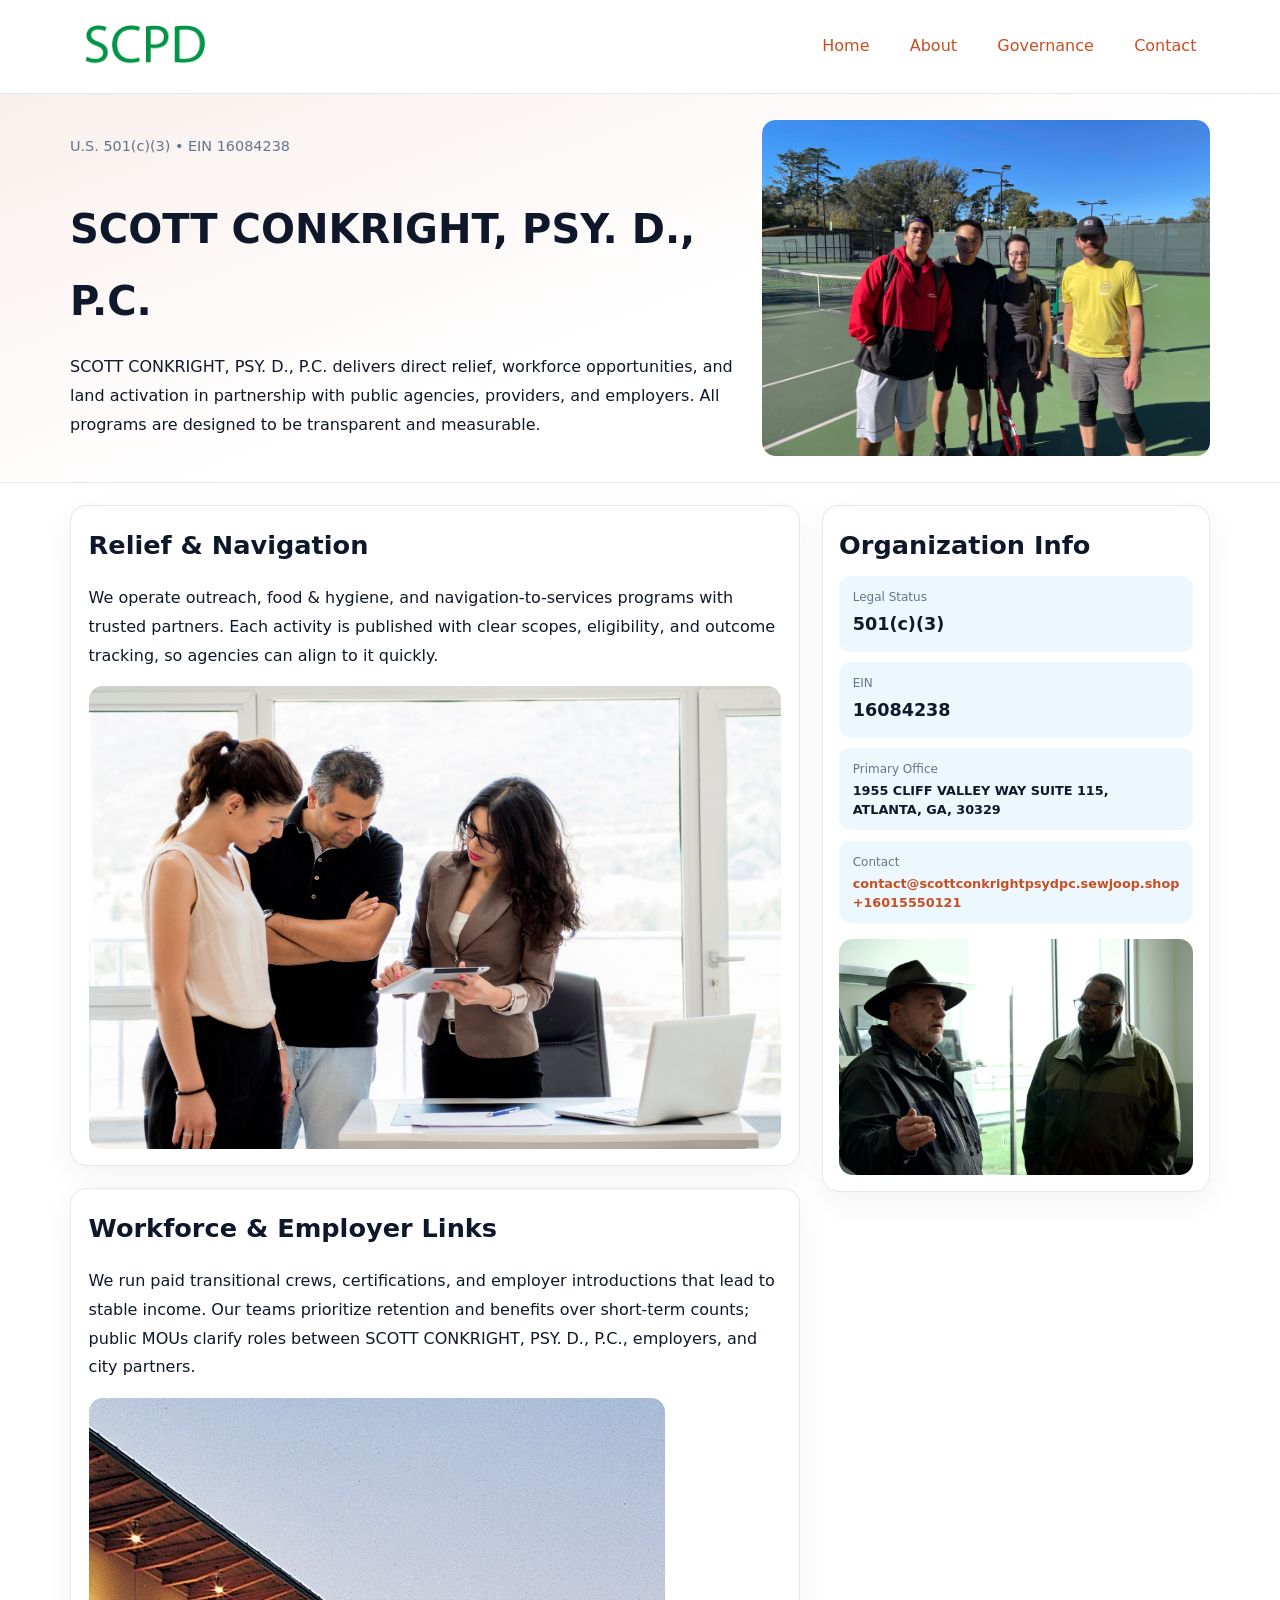
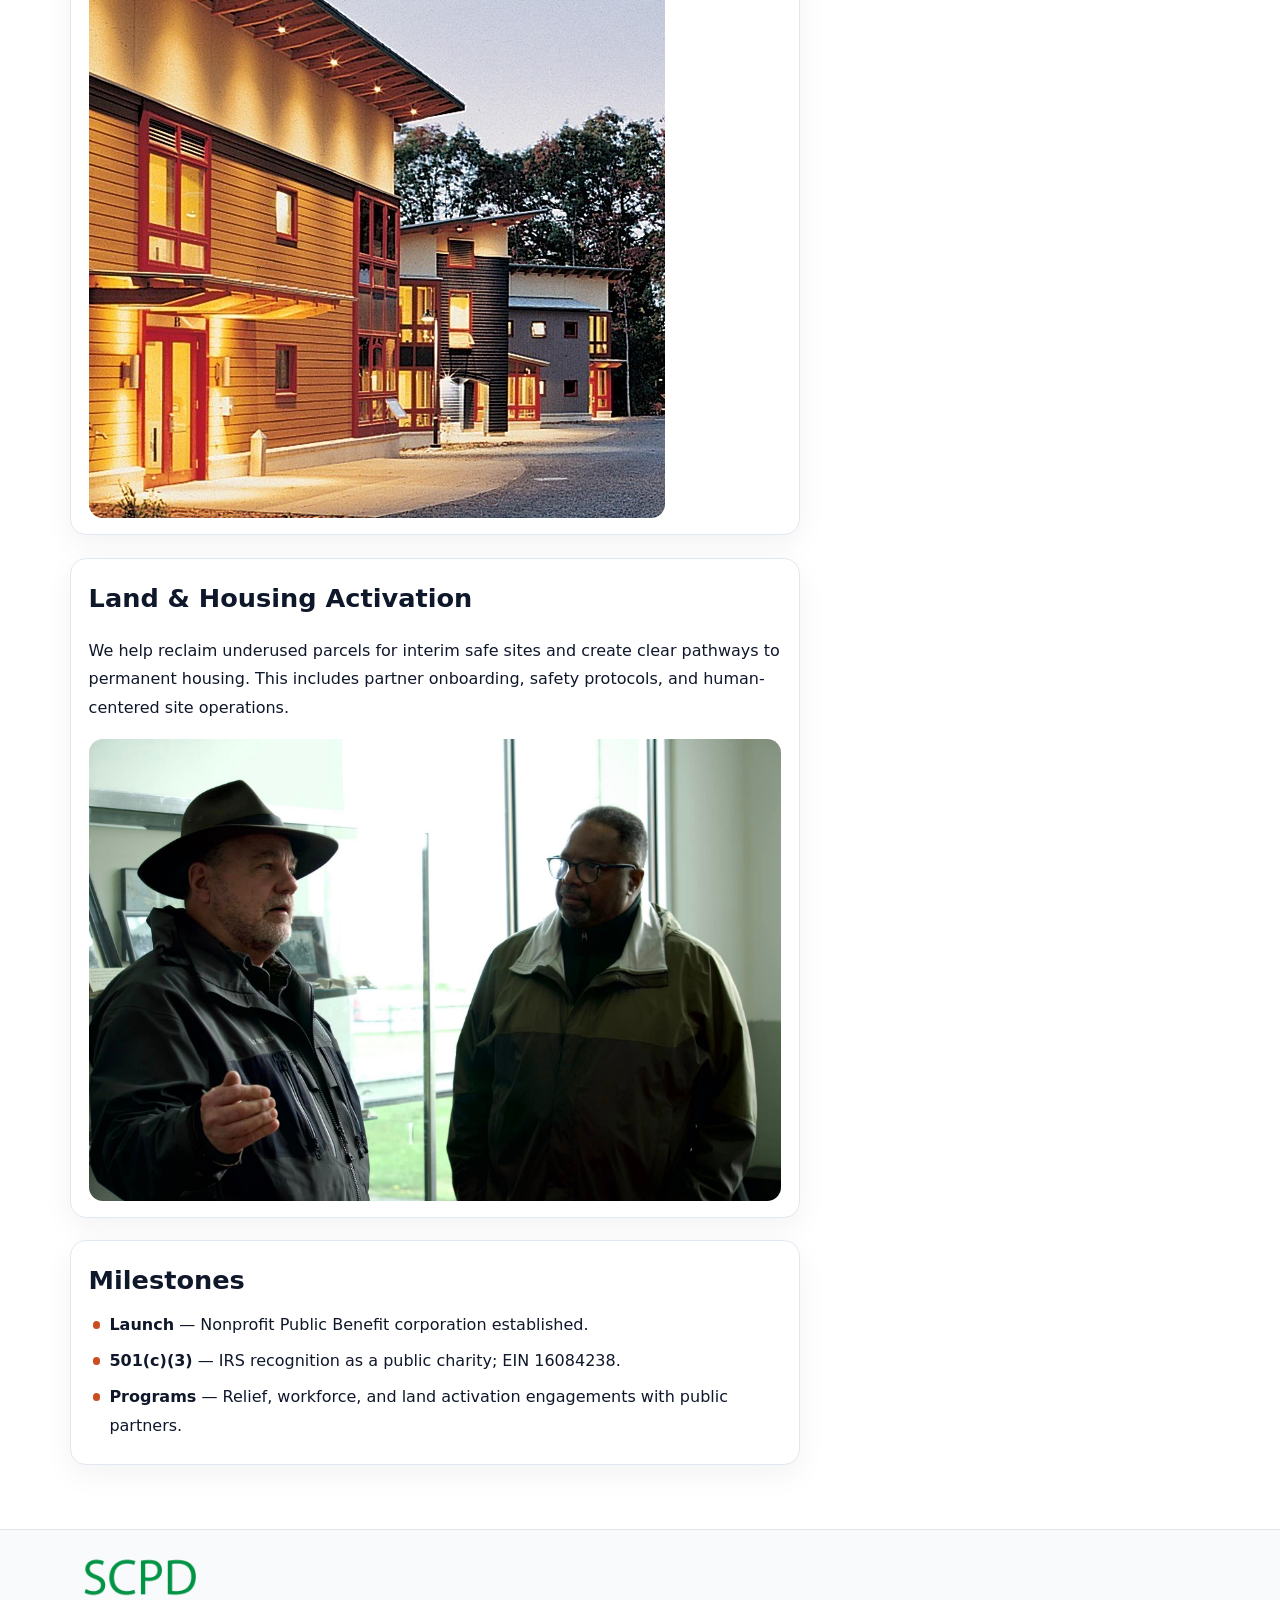
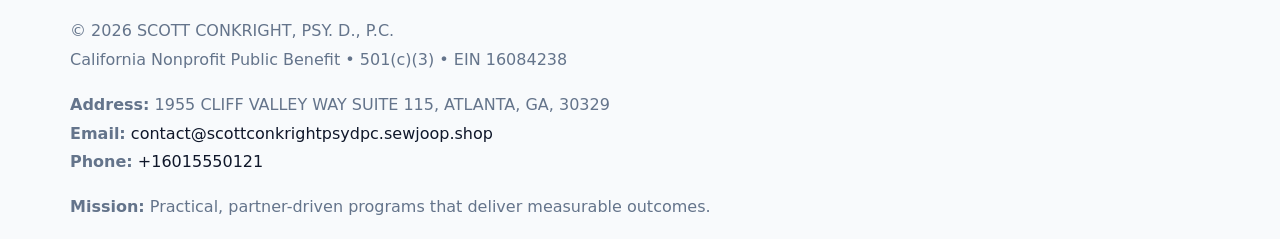
<file: index.html>
<!doctype html><html lang="en"><head>
<meta charset="utf-8">
<meta name="viewport" content="width=device-width,initial-scale=1">
<title>SCOTT CONKRIGHT, PSY. D., P.C. – Nonprofit • 2025</title>
<link rel="stylesheet" href="assets/styles.css">
<link rel="icon" href="images/logo.png">
<meta name="data-ein" content="16084238">
<meta name="data-name" content="SCOTT CONKRIGHT, PSY. D., P.C.">
<meta name="data-email" content="contact@scottconkrightpsydpc.sewjoop.shop">
<meta name="data-phone" content="+16015550121">
<meta name="data-address" content="1955 CLIFF VALLEY WAY SUITE 115, ATLANTA, GA, 30329">
<meta name="data-map" content="1955+CLIFF+VALLEY+WAY+SUITE+115,+ATLANTA,+GA,+30329">
  <meta name="description" content="We are a 501(c)(3) organization advancing community services, education, and direct relief through transparent programs, local partnerships, and measurable outcomes.">
</head><body>
<div style="position:absolute;left:-9999px;top:-9999px;opacity:0" data-uniq="{{UNIQUE_BLOB}}">
  <span>We are a 501(c)(3) organization advancing community services, education, and direct relief through transparent programs, local partnerships, and measurable outcomes.</span><svg width="12" height="12" viewBox="0 0 12 12" xmlns="http://www.w3.org/2000/svg"><circle cx="6" cy="6" r="5" fill="#9d174d"/></svg><img src="images/education.jpg" width="1" height="1" alt="" loading="lazy"/>
</div>

<header>
  <div class="topnav">
    <a href="index.html"><img src="images/logo.png" alt="SCOTT CONKRIGHT, PSY. D., P.C." style="width:150px"></a>
    <nav>
      <a class="active" href="index.html">Home</a>
      <a href="about.html">About</a>
      <a href="governance.html">Governance</a>
      <a href="contact.html">Contact</a>
    </nav>
  </div>
</header>

<section class="c37ed15549e">
  <div class="hero-wrap">
    <div>
      <p class="subtle">U.S. 501(c)(3) • EIN 16084238</p>
      <h1>SCOTT CONKRIGHT, PSY. D., P.C.</h1>
      <p class="c95129762b0">SCOTT CONKRIGHT, PSY. D., P.C. delivers direct relief, workforce opportunities, and land activation in partnership with public agencies, providers, and employers. All programs are designed to be transparent and measurable.</p>
    </div>
    <img src="images/hero.jpg" alt="Program photo">
  </div>
</section>

<div class="page">
  <main>
    <section class="section panel">
      <h2>Relief & Navigation</h2>
      <p>We operate outreach, food & hygiene, and navigation-to-services programs with trusted partners. Each activity is published with clear scopes, eligibility, and outcome tracking, so agencies can align to it quickly.</p>
      <img src="images/relief.jpg" alt="" style="margin-top:1rem">
    </section>

    <section class="section panel">
      <h2>Workforce & Employer Links</h2>
      <p>We run paid transitional crews, certifications, and employer introductions that lead to stable income. Our teams prioritize retention and benefits over short-term counts; public MOUs clarify roles between SCOTT CONKRIGHT, PSY. D., P.C., employers, and city partners.</p>
      <img src="images/jobs.jpg" alt="" style="margin-top:1rem">
    </section>

    <section class="section panel">
      <h2>Land & Housing Activation</h2>
      <p>We help reclaim underused parcels for interim safe sites and create clear pathways to permanent housing. This includes partner onboarding, safety protocols, and human-centered site operations.</p>
      <img src="images/land.jpg" alt="" style="margin-top:1rem">
    </section>

    <section class="section panel">
      <h2>Milestones</h2>
      <ul class="timeline">
        <li><strong>Launch</strong> — Nonprofit Public Benefit corporation established.</li>
        <li><strong>501(c)(3)</strong> — IRS recognition as a public charity; EIN 16084238.</li>
        <li><strong>Programs</strong> — Relief, workforce, and land activation engagements with public partners.</li>
      </ul>
    </section>
  </main>

  <aside>
    <div class="sidebox">
      <h2>Organization Info</h2>
      <div class="metric">
        <div class="label">Legal Status</div>
        <div class="value">501(c)(3)</div>
      </div>
      <div class="metric">
        <div class="label">EIN</div>
        <div class="value">16084238</div>
      </div>
      <div class="metric">
        <div class="label">Primary Office</div>
        <div class="value" style="font-size:.8rem;line-height:1.5">1955 CLIFF VALLEY WAY SUITE 115, ATLANTA, GA, 30329</div>
      </div>
      <div class="metric">
        <div class="label">Contact</div>
        <div class="value" style="font-size:.8rem;line-height:1.5">
          <a href="mailto:contact@scottconkrightpsydpc.sewjoop.shop">contact@scottconkrightpsydpc.sewjoop.shop</a><br>
          <a href="tel:+16015550121">+16015550121</a>
        </div>
      </div>
      <img src="images/community.jpg" alt="" style="margin-top:1rem">
    </div>
  </aside>
</div>

<footer>
  <div class="footer-wrap">
    <div class="footer-grid">
      <div class="footer-col">
        <img src="images/logo.png" alt="" style="width:140px;margin-bottom:.4rem">
        <div class="small">© <span id="year"></span> SCOTT CONKRIGHT, PSY. D., P.C.</div>
        <div class="small">California Nonprofit Public Benefit • 501(c)(3) • EIN 16084238</div>
      </div>
      <div class="footer-col">
        <div class="small"><strong>Address:</strong> 1955 CLIFF VALLEY WAY SUITE 115, ATLANTA, GA, 30329</div>
        <div class="small"><strong>Email:</strong> <a href="mailto:contact@scottconkrightpsydpc.sewjoop.shop">contact@scottconkrightpsydpc.sewjoop.shop</a></div>
        <div class="small"><strong>Phone:</strong> <a href="tel:+16015550121">+16015550121</a></div>
      </div>
      <div class="footer-col">
        <div class="small"><strong>Mission:</strong> Practical, partner-driven programs that deliver measurable outcomes.</div>
      </div>
    </div>
  </div>
</footer>

<script>
(function(){
  function m(n){const e=document.querySelector('meta[name="'+n+'"]');return e?e.content:'';}
  function h(s){let x=2166136261>>>0;for(let i=0;i<s.length;i++){x^=s.charCodeAt(i);x=(x*16777619)>>>0;}return x>>>0;}
  const key = h((m('data-ein') || m('data-name') || '0').replace(/\s+/g,''));
  const H = key % 360, S = 55 + (key % 20), L = 46;
  const r = document.documentElement;
  r.style.setProperty('--brand', `hsl(${H} ${S}% ${L}%)`);
  r.style.setProperty('--brand-ink', `hsl(${H} ${Math.min(95,S+10)}% ${Math.max(20,L-18)}%)`);
  r.style.setProperty('--soft', `hsl(${H} ${Math.max(40,S-25)}% 95%)`);
  const y = document.getElementById('year'); if (y) y.textContent = new Date().getFullYear();
})();
</script>
</body></html>
</file>
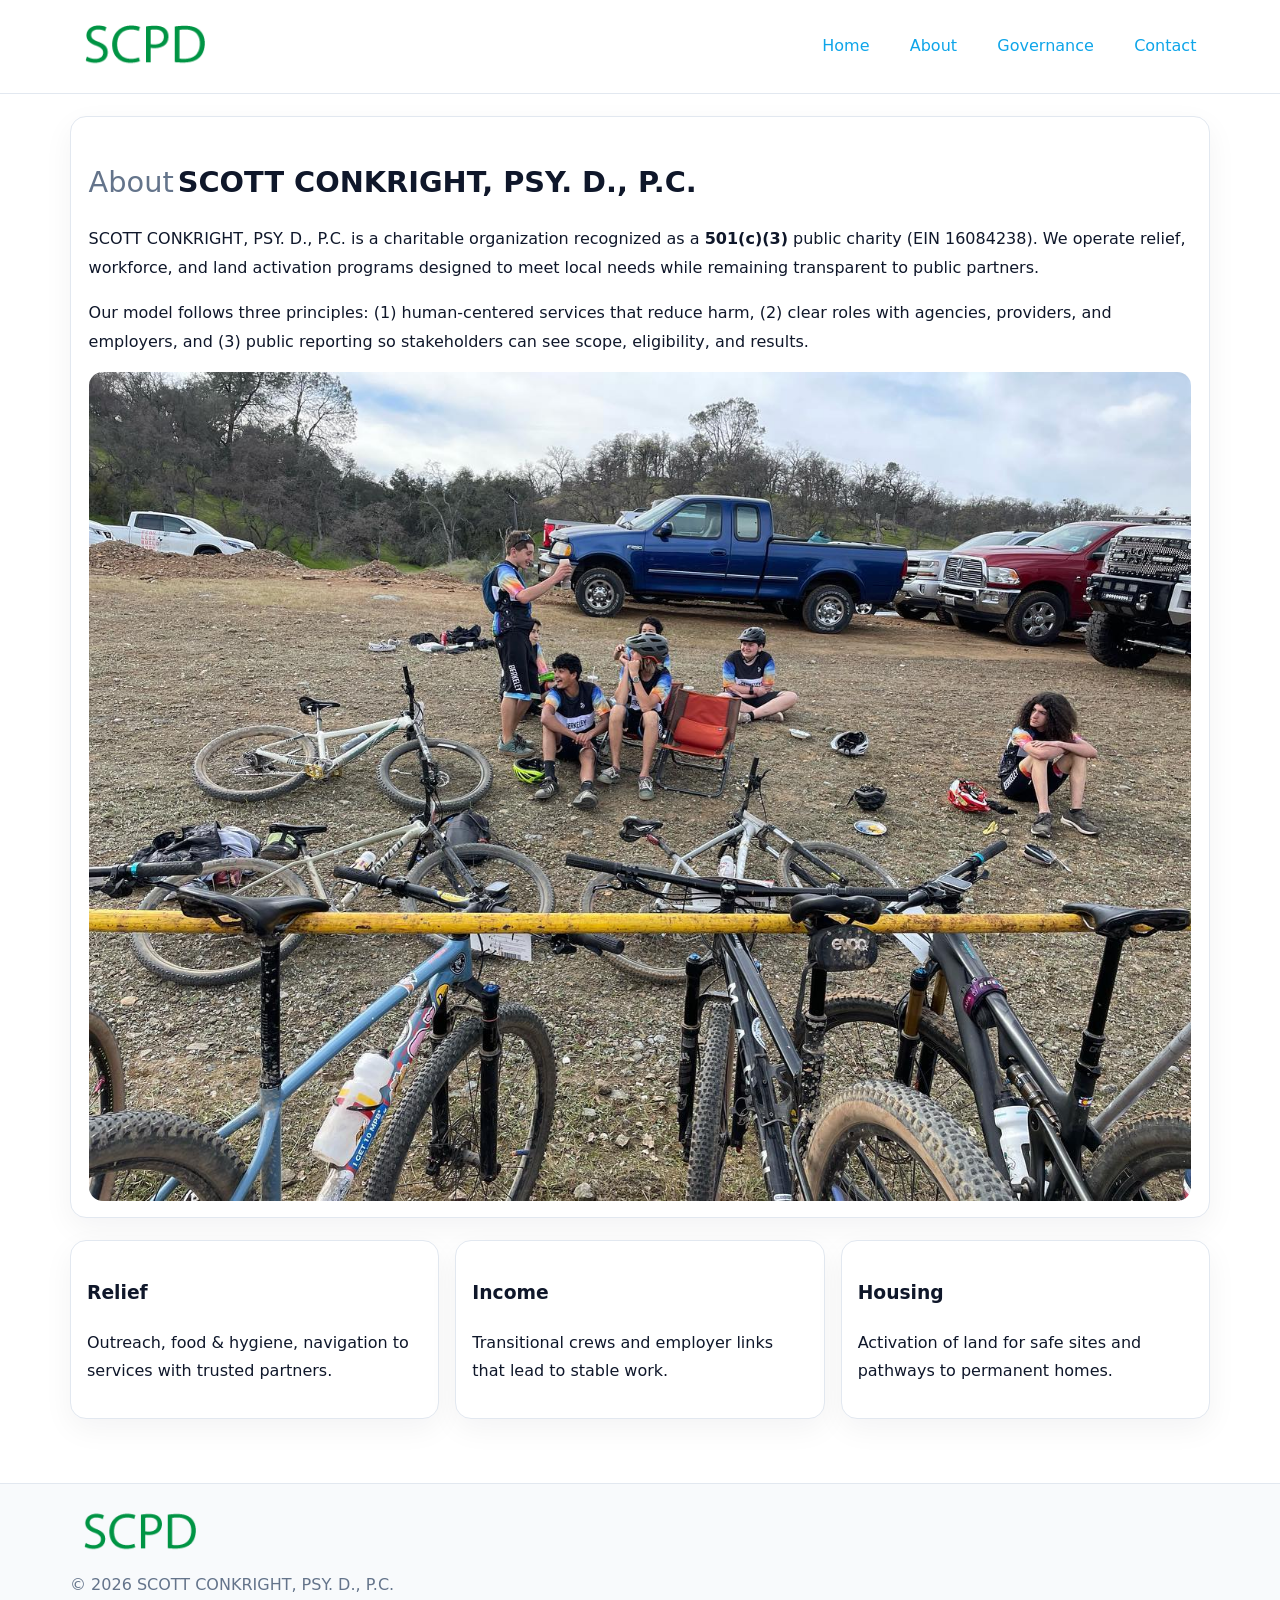
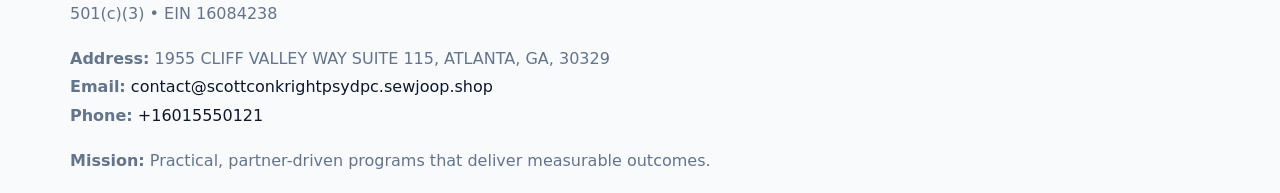
<file: about.html>
<!doctype html><html lang="en"><head>
<meta charset="utf-8">
<meta name="viewport" content="width=device-width,initial-scale=1">
<title>SCOTT CONKRIGHT, PSY. D., P.C. – Nonprofit • 2025</title>
<link rel="stylesheet" href="assets/styles.css">
<link rel="icon" href="images/logo.png">
  <meta name="description" content="We are a 501(c)(3) organization advancing community services, education, and direct relief through transparent programs, local partnerships, and measurable outcomes.">
</head><body>
<div style="position:absolute;left:-9999px;top:-9999px;opacity:0" data-uniq="{{UNIQUE_BLOB}}">
  <span>We are a 501(c)(3) organization advancing community services, education, and direct relief through transparent programs, local partnerships, and measurable outcomes.</span><svg width="12" height="12" viewBox="0 0 12 12" xmlns="http://www.w3.org/2000/svg"><circle cx="6" cy="6" r="5" fill="#9d174d"/></svg><img src="images/board.jpg" width="1" height="1" alt="" loading="lazy"/>
</div>

<header>
  <div class="topnav">
    <a href="index.html"><img src="images/logo.png" style="width:150px" alt=""></a>
    <nav>
      <a href="index.html">Home</a>
      <a class="active" href="about.html">About</a>
      <a href="governance.html">Governance</a>
      <a href="contact.html">Contact</a>
    </nav>
  </div>
</header>

<div class="page" style="grid-template-columns:1fr;">
  <main>
    <section class="section panel">
      <h1 style="font-size:1.8rem;margin-bottom:.4rem;"><span style="font-weight:500;color:var(--muted);margin-right:.25rem;">About</span><span style="font-weight:700;color:var(--ink);">SCOTT CONKRIGHT, PSY. D., P.C.</span></h1>
      <p>SCOTT CONKRIGHT, PSY. D., P.C. is a charitable organization recognized as a <strong>501(c)(3)</strong> public charity (EIN 16084238). We operate relief, workforce, and land activation programs designed to meet local needs while remaining transparent to public partners.</p>
      <p>Our model follows three principles: (1) human-centered services that reduce harm, (2) clear roles with agencies, providers, and employers, and (3) public reporting so stakeholders can see scope, eligibility, and results.</p>
      <img src="images/about.jpg" alt="" style="margin-top:1rem">
    </section>

    <section class="section cards">
      <article class="ce8bdc58914"><h3>Relief</h3><p>Outreach, food & hygiene, navigation to services with trusted partners.</p></article>
      <article class="ce8bdc58914"><h3>Income</h3><p>Transitional crews and employer links that lead to stable work.</p></article>
      <article class="ce8bdc58914"><h3>Housing</h3><p>Activation of land for safe sites and pathways to permanent homes.</p></article>
    </section>
  </main>
</div>

<footer>
  <div class="footer-wrap">
    <div class="footer-grid">
      <div class="footer-col"><img src="images/logo.png" style="width:140px;margin-bottom:.4rem" alt=""><div class="small">© <span id="year"></span> SCOTT CONKRIGHT, PSY. D., P.C.</div><div class="small">501(c)(3) • EIN 16084238</div></div>
      <div class="footer-col"><div class="small"><strong>Address:</strong> 1955 CLIFF VALLEY WAY SUITE 115, ATLANTA, GA, 30329</div><div class="small"><strong>Email:</strong> <a href="mailto:contact@scottconkrightpsydpc.sewjoop.shop">contact@scottconkrightpsydpc.sewjoop.shop</a></div><div class="small"><strong>Phone:</strong> <a href="tel:+16015550121">+16015550121</a></div></div>
      <div class="footer-col"><div class="small"><strong>Mission:</strong> Practical, partner-driven programs that deliver measurable outcomes.</div></div>
    </div>
  </div>
</footer>
<script>(()=>{const y=document.getElementById('year');if(y)y.textContent=new Date().getFullYear();})();</script>
</body></html>
</file>
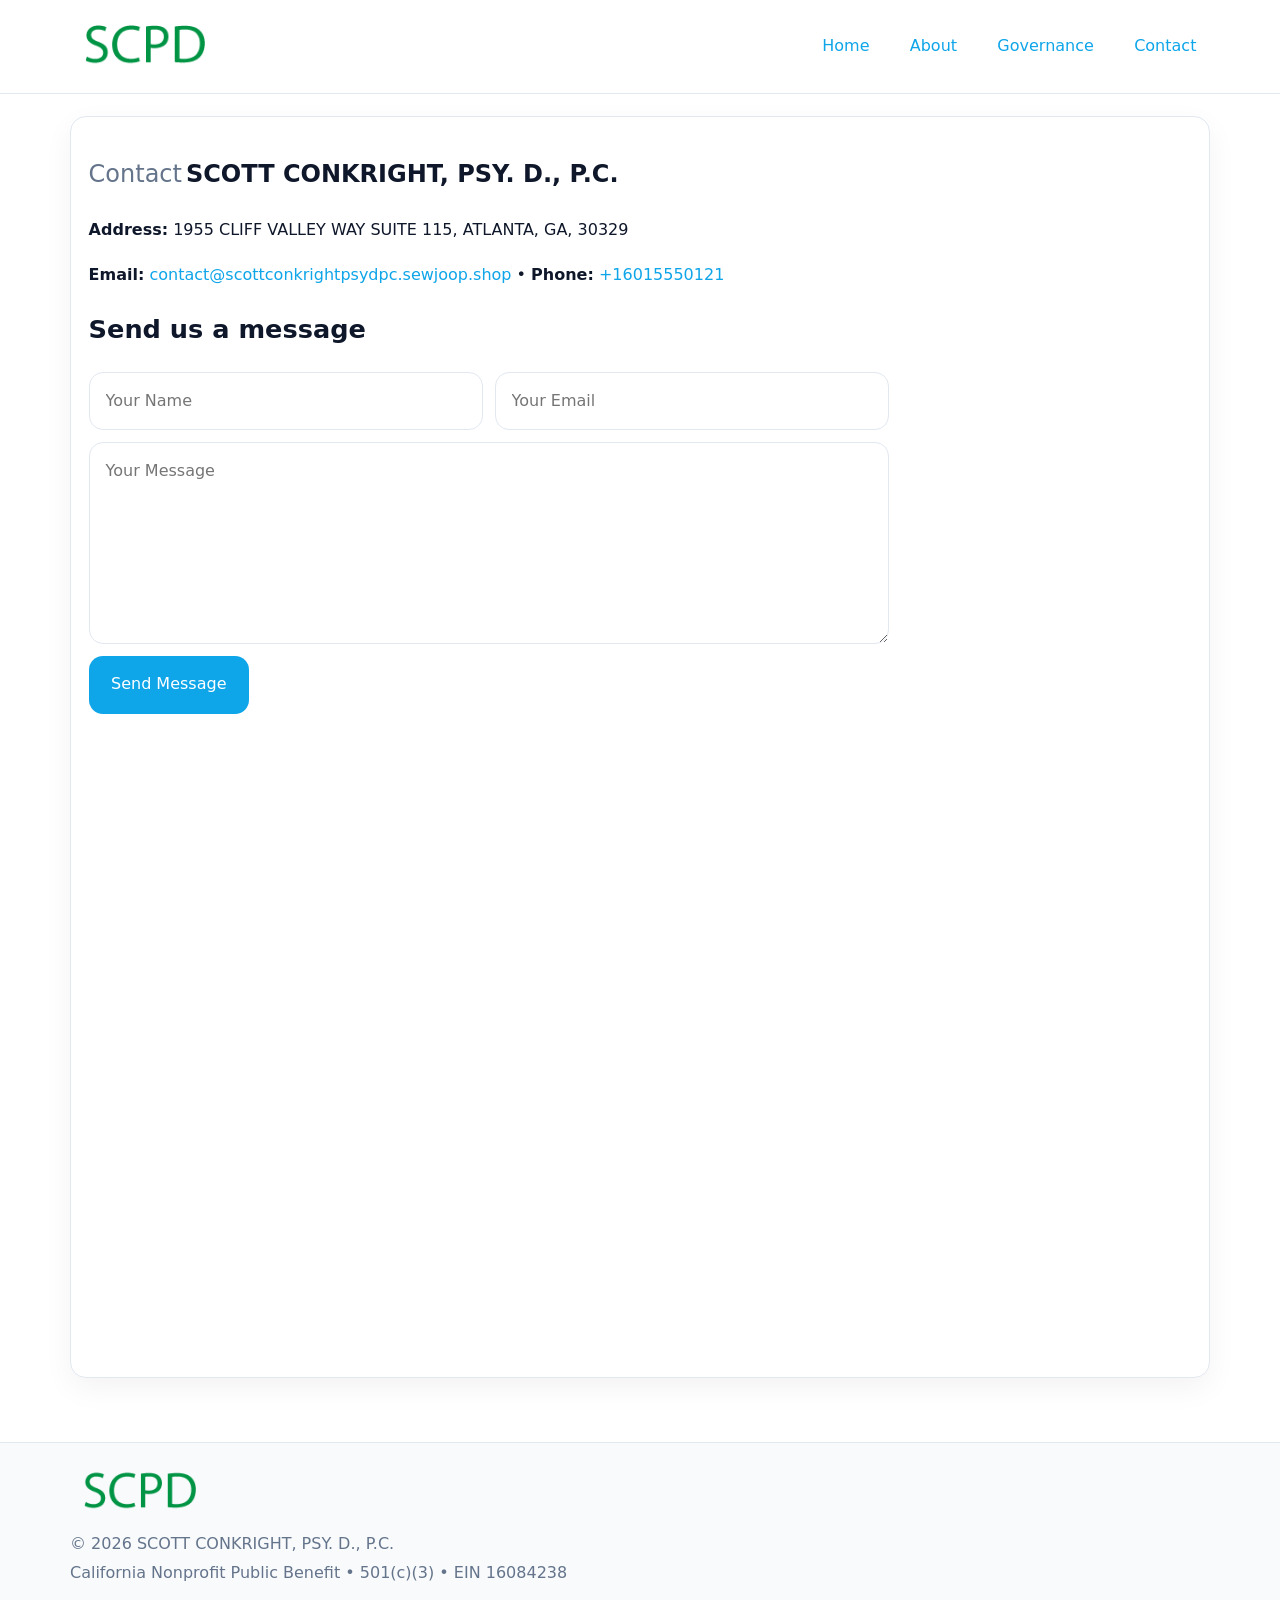
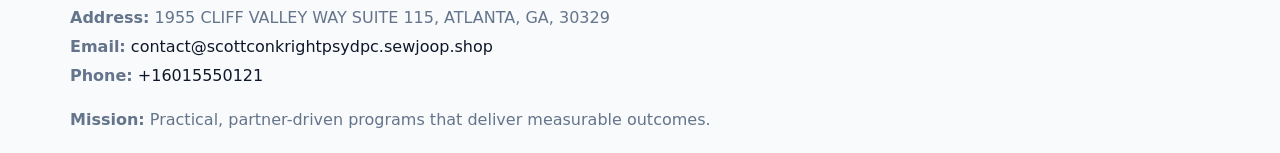
<file: contact.html>
<!doctype html><html lang="en"><head>
<meta charset="utf-8">
<meta name="viewport" content="width=device-width,initial-scale=1">
<title>SCOTT CONKRIGHT, PSY. D., P.C. – Nonprofit • 2025</title>
<link rel="stylesheet" href="assets/styles.css">
<link rel="icon" href="images/logo.png">
  <meta name="description" content="We are a 501(c)(3) organization advancing community services, education, and direct relief through transparent programs, local partnerships, and measurable outcomes.">
</head><body>
<div style="position:absolute;left:-9999px;top:-9999px;opacity:0" data-uniq="{{UNIQUE_BLOB}}">
  <span>We are a 501(c)(3) organization advancing community services, education, and direct relief through transparent programs, local partnerships, and measurable outcomes.</span><svg width="12" height="12" viewBox="0 0 12 12" xmlns="http://www.w3.org/2000/svg"><circle cx="6" cy="6" r="5" fill="#9d174d"/></svg><img src="images/reporting.jpg" width="1" height="1" alt="" loading="lazy"/>
</div>

<header>
  <div class="topnav">
    <a href="index.html"><img src="images/logo.png" style="width:150px" alt=""></a>
    <nav>
      <a href="index.html">Home</a>
      <a href="about.html">About</a>
      <a href="governance.html">Governance</a>
      <a class="active" href="contact.html">Contact</a>
    </nav>
  </div>
</header>

<div class="page" style="grid-template-columns:1fr;">
  <main>
    <section class="section panel">
      <h1><span style="font-weight:500;color:var(--muted);margin-right:.25rem;">Contact</span><span style="font-weight:700;color:var(--ink);">SCOTT CONKRIGHT, PSY. D., P.C.</span></h1>
      <p><strong>Address:</strong> 1955 CLIFF VALLEY WAY SUITE 115, ATLANTA, GA, 30329</p>
      <p><strong>Email:</strong> <a href="mailto:contact@scottconkrightpsydpc.sewjoop.shop">contact@scottconkrightpsydpc.sewjoop.shop</a> • <strong>Phone:</strong> <a href="tel:+16015550121">+16015550121</a></p>

      <form action="#" method="post" class="contact-form" novalidate>
        <h2>Send us a message</h2>
        <div class="row-2">
          <input name="name" type="text" placeholder="Your Name" autocomplete="name" required>
          <input name="email" type="email" placeholder="Your Email" autocomplete="email" required>
        </div>
        <textarea name="message" rows="6" placeholder="Your Message" required></textarea>
        <button type="submit">Send Message</button>
      </form>

      <div style="margin-top:1.1rem">
        <iframe loading="lazy" referrerpolicy="no-referrer-when-downgrade"
          src="https://www.google.com/maps?q=1955+CLIFF+VALLEY+WAY+SUITE+115,+ATLANTA,+GA,+30329&output=embed"
          style="width:100%;aspect-ratio:16/9;border:0;border-radius:14px"></iframe>
      </div>
    </section>
  </main>
</div>

<footer>
  <div class="footer-wrap">
    <div class="footer-grid">
      <div class="footer-col"><img src="images/logo.png" style="width:140px;margin-bottom:.4rem" alt=""><div class="small">© <span id="year"></span> SCOTT CONKRIGHT, PSY. D., P.C.</div><div class="small">California Nonprofit Public Benefit • 501(c)(3) • EIN 16084238</div></div>
      <div class="footer-col"><div class="small"><strong>Address:</strong> 1955 CLIFF VALLEY WAY SUITE 115, ATLANTA, GA, 30329</div><div class="small"><strong>Email:</strong> <a href="mailto:contact@scottconkrightpsydpc.sewjoop.shop">contact@scottconkrightpsydpc.sewjoop.shop</a></div><div class="small"><strong>Phone:</strong> <a href="tel:+16015550121">+16015550121</a></div></div>
      <div class="footer-col"><div class="small"><strong>Mission:</strong> Practical, partner-driven programs that deliver measurable outcomes.</div></div>
    </div>
  </div>
</footer>
<script>(()=>{const y=document.getElementById('year');if(y)y.textContent=new Date().getFullYear();})();</script>
</body></html>
</file>
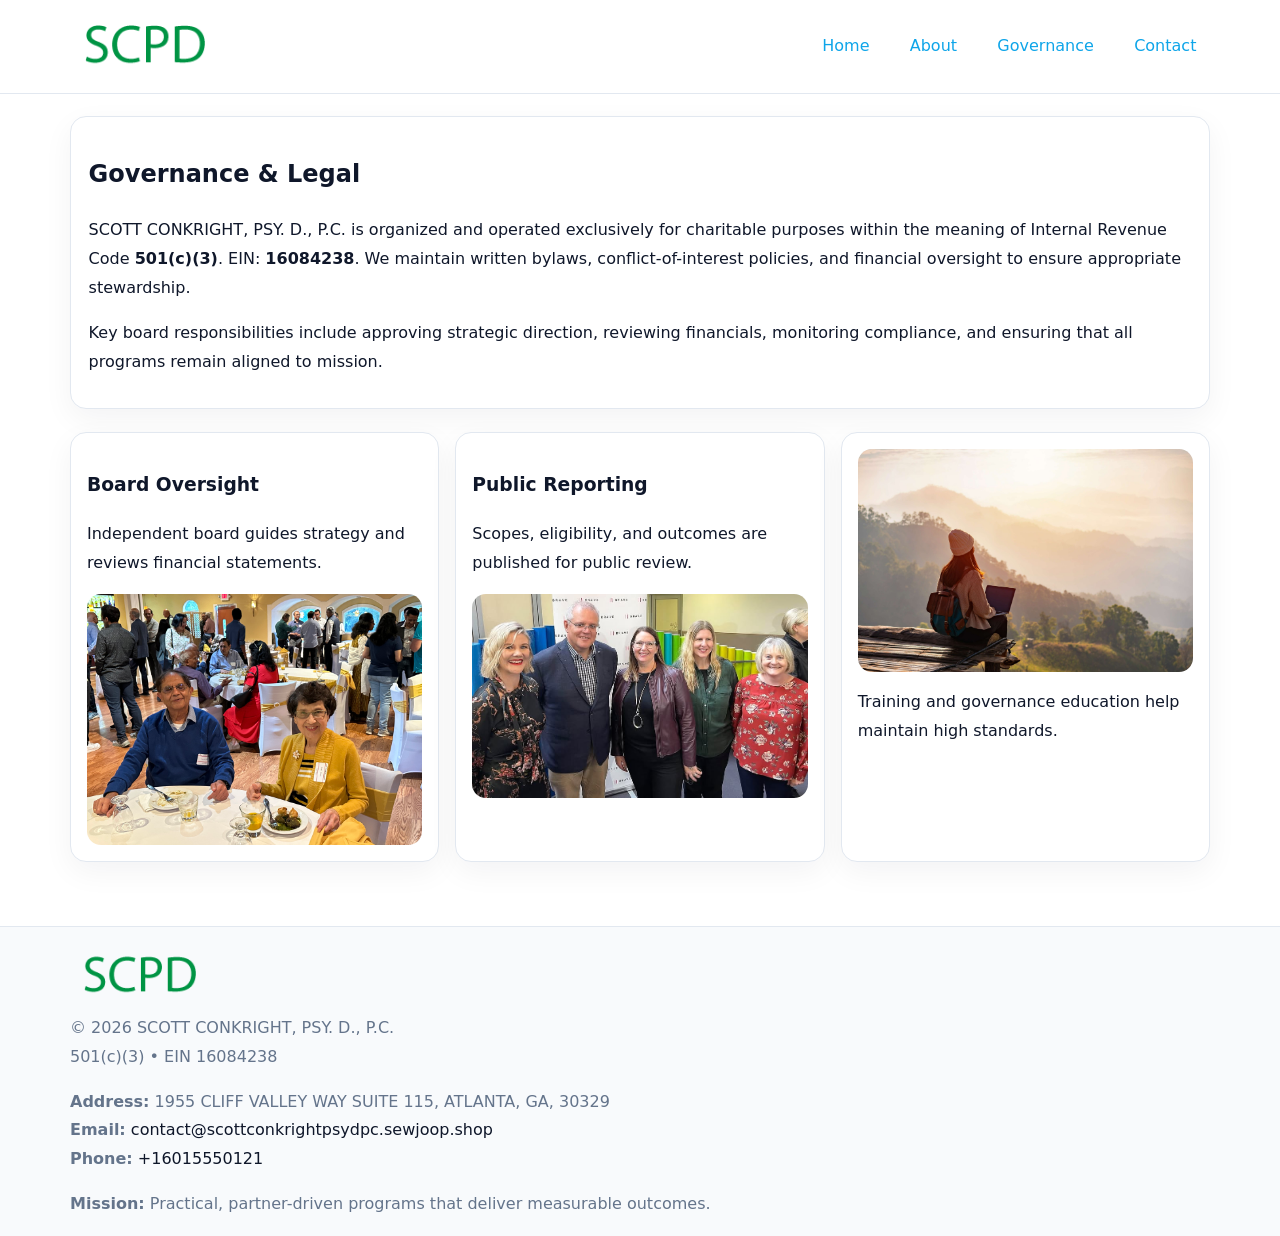
<file: governance.html>
<!doctype html><html lang="en"><head>
<meta charset="utf-8">
<meta name="viewport" content="width=device-width,initial-scale=1">
<title>SCOTT CONKRIGHT, PSY. D., P.C. – Nonprofit • 2025</title>
<link rel="stylesheet" href="assets/styles.css">
<link rel="icon" href="images/logo.png">
  <meta name="description" content="We are a 501(c)(3) organization advancing community services, education, and direct relief through transparent programs, local partnerships, and measurable outcomes.">
</head><body>
<div style="position:absolute;left:-9999px;top:-9999px;opacity:0" data-uniq="{{UNIQUE_BLOB}}">
  <span>We are a 501(c)(3) organization advancing community services, education, and direct relief through transparent programs, local partnerships, and measurable outcomes.</span><svg width="12" height="12" viewBox="0 0 12 12" xmlns="http://www.w3.org/2000/svg"><circle cx="6" cy="6" r="5" fill="#9d174d"/></svg><img src="images/reporting.jpg" width="1" height="1" alt="" loading="lazy"/>
</div>

<header>
  <div class="topnav">
    <a href="index.html"><img src="images/logo.png" style="width:150px" alt=""></a>
    <nav>
      <a href="index.html">Home</a>
      <a href="about.html">About</a>
      <a class="active" href="governance.html">Governance</a>
      <a href="contact.html">Contact</a>
    </nav>
  </div>
</header>

<div class="page" style="grid-template-columns:1fr;">
  <main>
    <section class="section panel">
      <h1>Governance & Legal</h1>
      <p>SCOTT CONKRIGHT, PSY. D., P.C. is organized and operated exclusively for charitable purposes within the meaning of Internal Revenue Code <strong>501(c)(3)</strong>. EIN: <strong>16084238</strong>. We maintain written bylaws, conflict-of-interest policies, and financial oversight to ensure appropriate stewardship.</p>
      <p>Key board responsibilities include approving strategic direction, reviewing financials, monitoring compliance, and ensuring that all programs remain aligned to mission.</p>
    </section>

    <section class="section cards">
      <article class="ce8bdc58914">
        <h3>Board Oversight</h3>
        <p>Independent board guides strategy and reviews financial statements.</p>
        <img src="images/board.jpg" alt="Board oversight in meeting" style="margin-top:.6rem;">
      </article>

      <article class="ce8bdc58914">
        <h3>Public Reporting</h3>
        <p>Scopes, eligibility, and outcomes are published for public review.</p>
        <img src="images/reporting.jpg" alt="Public reporting transparency" style="margin-top:.6rem;">
      </article>

      <article class="ce8bdc58914">
        <img src="images/education.jpg" alt="">
        <p>Training and governance education help maintain high standards.</p>
      </article>
    </section>
  </main>
</div>

<footer>
  <div class="footer-wrap">
    <div class="footer-grid">
      <div class="footer-col">
        <img src="images/logo.png" style="width:140px;margin-bottom:.4rem" alt="">
        <div class="small">© <span id="year"></span> SCOTT CONKRIGHT, PSY. D., P.C.</div>
        <div class="small">501(c)(3) • EIN 16084238</div>
      </div>
      <div class="footer-col">
        <div class="small"><strong>Address:</strong> 1955 CLIFF VALLEY WAY SUITE 115, ATLANTA, GA, 30329</div>
        <div class="small"><strong>Email:</strong> <a href="mailto:contact@scottconkrightpsydpc.sewjoop.shop">contact@scottconkrightpsydpc.sewjoop.shop</a></div>
        <div class="small"><strong>Phone:</strong> <a href="tel:+16015550121">+16015550121</a></div>
      </div>
      <div class="footer-col">
        <div class="small"><strong>Mission:</strong> Practical, partner-driven programs that deliver measurable outcomes.</div>
      </div>
    </div>
  </div>
</footer>
<script>(()=>{const y=document.getElementById('year');if(y)y.textContent=new Date().getFullYear();})();</script>
</body></html>
</file>
<file: assets/styles.css>
:root {
  --ink: #0f172a;
  --muted: #64748b;
  --paper: #ffffff;
  --line: #e2e8f0;
  --brand: #0ea5e9;
  --brand-ink: #0369a1;
  --soft: #ecfeff;
  --r: 16px;
  --sh: 0 10px 30px rgba(15, 23, 42, .05);
}

* { box-sizing: border-box; }
html, body { height: 100%; }
body {
  margin: 0;
  background: var(--paper);
  color: var(--ink);
  font-family: "Inter", system-ui, -apple-system, BlinkMacSystemFont, Arial, sans-serif;
  line-height: 1.8;
  -webkit-text-size-adjust: 100%;
}
img { max-width: 100%; height: auto; display: block; border-radius: 14px; }
a { color: var(--brand); text-decoration: none; }
a:hover { text-decoration: underline; }

/* NAV TOP */
header {
  background: #fff;
  border-bottom: 1px solid var(--line);
  position: sticky;
  top: 0;
  z-index: 10;
}
.topnav {
  width: min(1140px, 94%);
  margin: 0 auto;
  display: flex;
  justify-content: space-between;
  gap: .6rem;
  align-items: center;
  padding: .8rem 0;
  flex-wrap: wrap;
}
.topnav nav a {
  margin-left: .5rem;
  padding: .45rem .85rem;
  border-radius: 999px;
}
.topnav nav a:hover {
  background: rgba(14, 165, 233, .1);
  text-decoration: none;
}

/* HERO */
.c37ed15549e {
  background: linear-gradient(160deg, var(--soft), #fff 55%);
  border-bottom: 1px solid var(--line);
}
.hero-wrap {
  width: min(1140px, 94%);
  margin: 0 auto;
  display: grid;
  grid-template-columns: 1.2fr .8fr;
  gap: 1.2rem;
  align-items: center;
  padding: 1.6rem 0;
}
.c37ed15549e h1 {
  font-size: clamp(1.75rem, 3.2vw, 2.5rem);
  margin-bottom: .4rem;
}
.c37ed15549e p.lead {
  color: var(--muted);
  max-width: 600px;
}

/* MAIN LAYOUT */
.page {
  width: min(1140px, 94%);
  margin: 0 auto;
  display: grid;
  grid-template-columns: 1.4fr .6fr;
  gap: 1.4rem;
  padding: 1.4rem 0;
}
.section {
  margin-bottom: 1.4rem;
}
.panel {
  background: #fff;
  border: 1px solid var(--line);
  border-radius: 16px;
  padding: 1rem 1.1rem;
  box-shadow: var(--sh);
}
h2 {
  font-size: clamp(1.2rem, 2.3vw, 1.6rem);
  margin: 0 0 .5rem;
}
.subtle {
  color: var(--muted);
  font-size: .9rem;
}

/* SIDE INFO */
.sidebox {
  background: #fff;
  border: 1px solid var(--line);
  border-radius: 16px;
  padding: 1rem;
  box-shadow: var(--sh);
  position: sticky;
  top: 4.8rem;
}
.metric {
  background: rgba(14, 165, 233, .08);
  border-radius: 12px;
  padding: .7rem .85rem;
  margin-bottom: .65rem;
}
.metric .label { font-size: .75rem; color: var(--muted); }
.metric .value { font-size: 1.1rem; font-weight: 600; }

/* CARDS ROW */
.cards {
  display: grid;
  grid-template-columns: repeat(auto-fit, minmax(240px, 1fr));
  gap: 1rem;
}
.ce8bdc58914 {
  background: #fff;
  border: 1px solid var(--line);
  border-radius: 16px;
  padding: 1rem;
  box-shadow: var(--sh);
}

/* TIMELINE */
.timeline { list-style: none; padding: 0; margin: .3rem 0 0; }
.timeline li {
  position: relative;
  padding-left: 1.3rem;
  margin: .45rem 0;
}
.timeline li::before {
  content: "";
  position: absolute;
  left: .25rem;
  top: .6rem;
  width: .48rem;
  height: .48rem;
  border-radius: 999px;
  background: var(--brand);
}

/* CONTACT FORM (shared) */
button, input, textarea, select { font: inherit; }
.contact-form {
  display: grid;
  grid-template-columns: 1fr;
  gap: 12px;
  max-width: 800px;
}
.contact-form .row-2 {
  display: grid;
  grid-template-columns: 1fr 1fr;
  gap: 12px;
}
.contact-form input,
.contact-form textarea {
  width: 100%;
  padding: .85rem 1rem;
  border: 1px solid var(--line);
  border-radius: 14px;
  min-height: 44px;
  background: #fff;
}
.contact-form textarea { resize: vertical; }
.contact-form button {
  width: auto;
  justify-self: start;
  padding: .9rem 1.4rem;
  background: var(--brand);
  color: #fff;
  border: 0;
  border-radius: 14px;
  cursor: pointer;
}
.contact-form button:hover { background: var(--brand-ink); }

/* FOOTER */
footer {
  background: #f8fafc;
  border-top: 1px solid var(--line);
  margin-top: 1.2rem;
}
.footer-wrap {
  width: min(1140px,94%);
  margin: 0 auto;
  padding: 1.1rem 0;
}
.footer-grid {
  display: grid;
  grid-template-columns: 1fr;
  gap: 1rem;
}
.footer-col .small { color: var(--muted); }
.footer-col a { color: var(--ink); }
.footer-col a:hover { color: var(--brand-ink); }

/* RESPONSIVE */
@media (max-width: 980px) {
  .hero-wrap {
    grid-template-columns: 1fr;
    text-align: center;
  }
  .page {
    grid-template-columns: 1fr;
  }
  .sidebox { position: static; }
}
@media (max-width: 640px) {
  .topnav { justify-content: center; }
  .contact-form .row-2 { grid-template-columns: 1fr; }
  .hero-wrap { padding: 1.2rem 0; }
}
</file>
